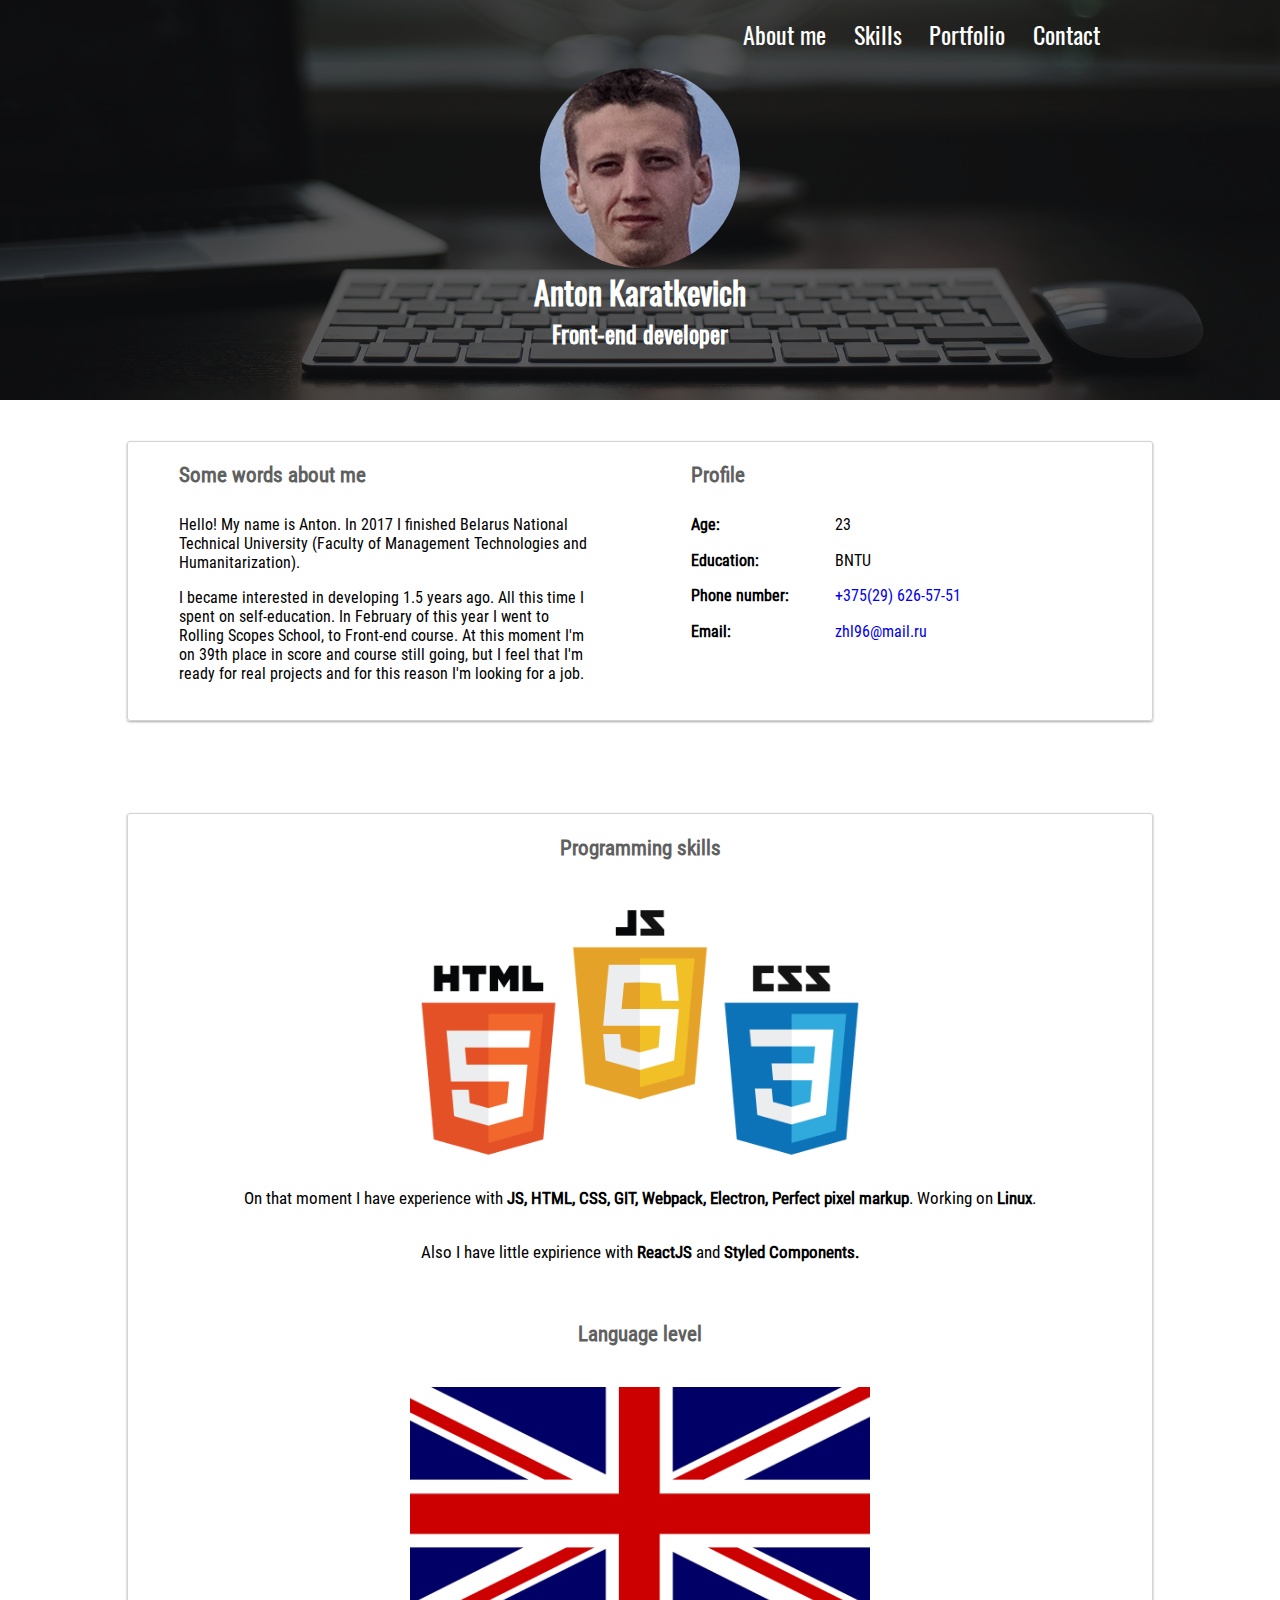
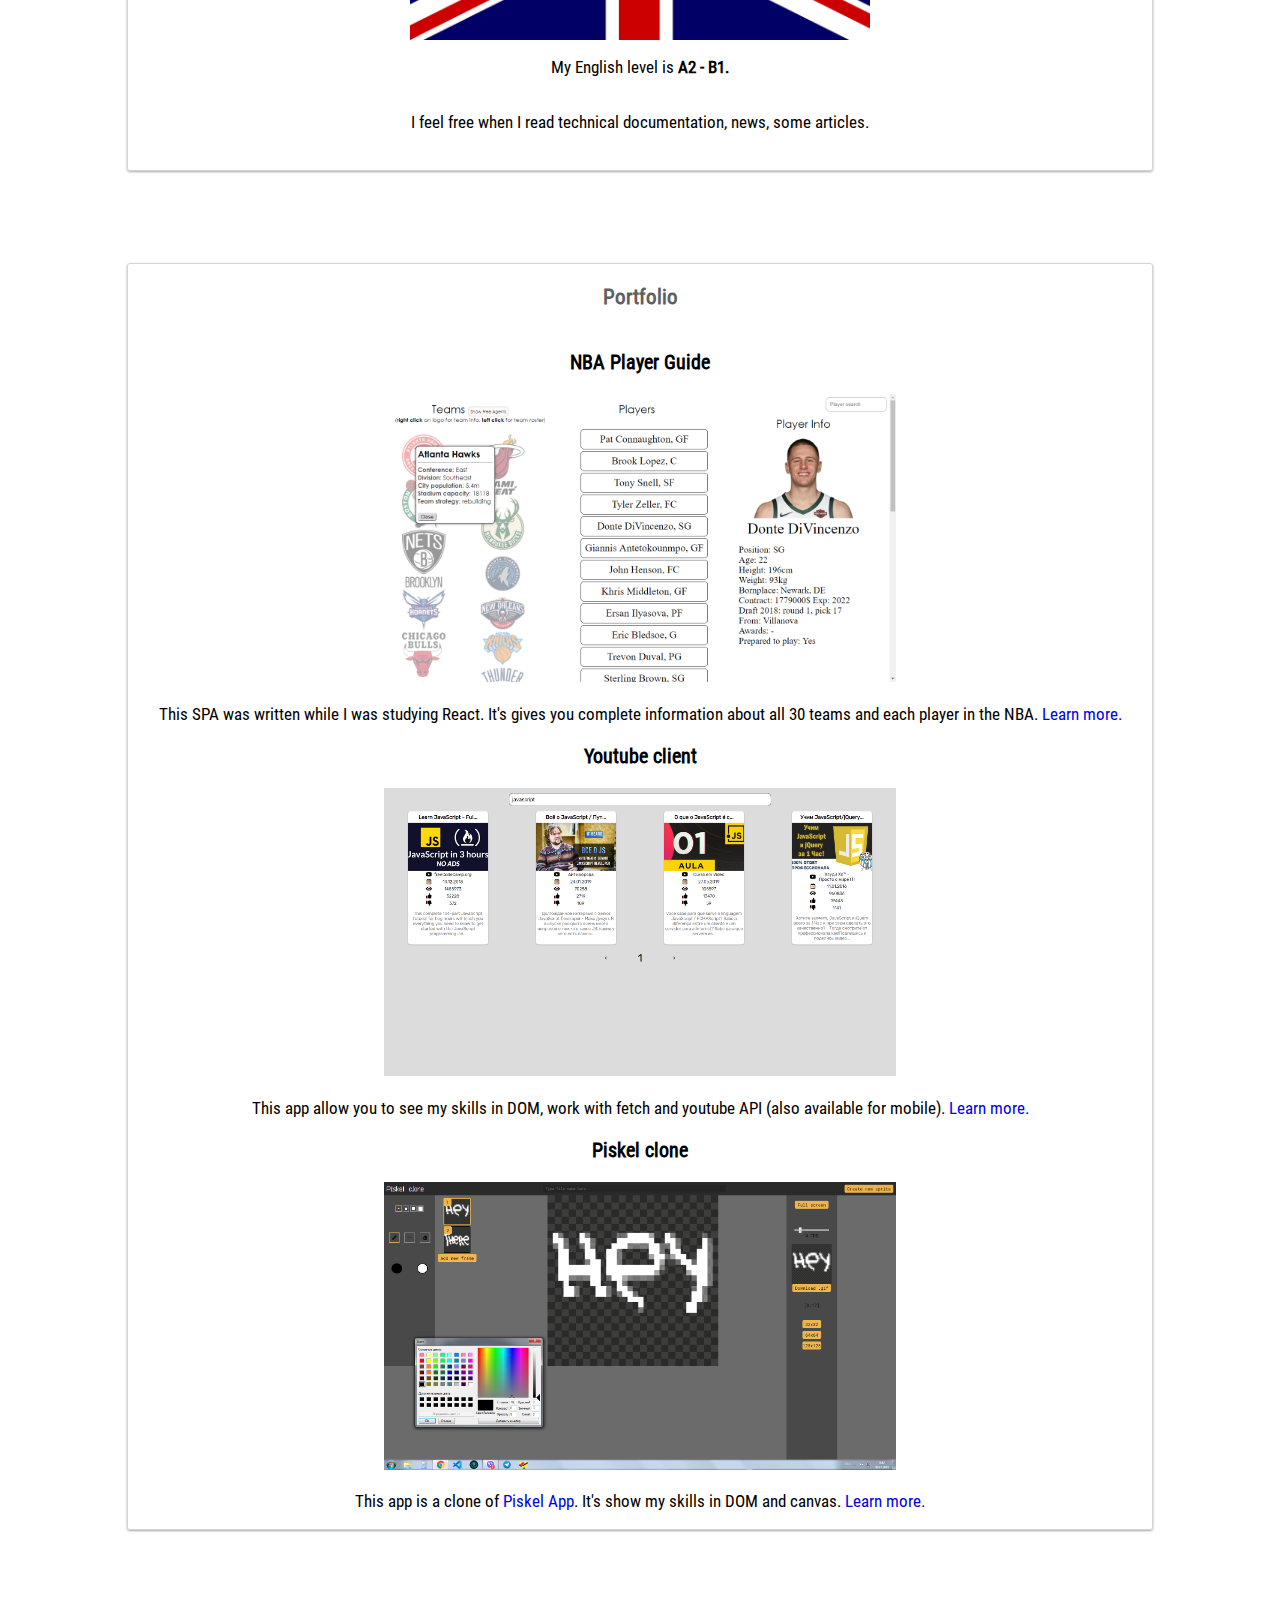
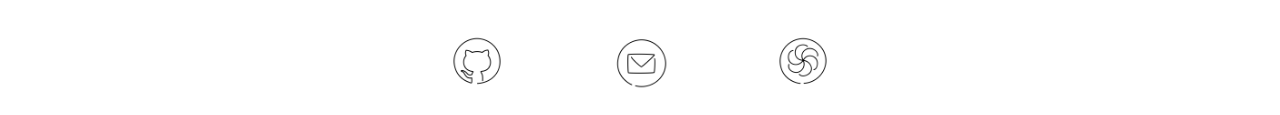
<file: index.html>
<!DOCTYPE html>
<html lang="en">
    <head>
        <meta charset="UTF-8">
        <title>Anton Karatkevich CV</title>
        <link rel="stylesheet" type="text/css" href="style.css">
    </head>
    <body>
        <div class="pageWrapper">
            <header class="header">
                <div class="headerContainer">
                    <div class="darkMask"></div>
                    <div class="headerContentContainer">
                        <nav class="navButtonContainer">
                            <ul>
                                <a href="#about">
                                    <li>About me</li>
                                </a>
                                <a href="#skills">
                                    <li>Skills</li>
                                </a>
                                <a href="#portfolio">
                                    <li>Portfolio</li>
                                </a>
                                <a href="">
                                    <li>Contact</li>
                                </a>
                            </ul>
                        </nav>
                        <div class="headerCentralElement">
                            <div class="headerPhoto"></div>
                            <div class="headerLegend">
                                <h1 class="name">Anton Karatkevich</h1>
                                <h2 clase="career">Front-end developer</h2>
                            </div>
                        </div>
                    </div>
                </div>
            </header>
            <main class="content">
                <div class="about container" id="about">
                    <div class="greeting">
                        <h4 class="title">Some words about me</h4>
                        <p>Hello! My name is Anton. In 2017 I finished Belarus National Technical University (Faculty of Management Technologies and Humanitarization).</p>
                        <p>I became interested in developing 1.5 years ago. All this time I spent on self-education. In February of this year I went to Rolling Scopes School, to Front-end course. At this moment I'm on 39th place in score and course still going, but I feel that I'm ready for real projects and for this reason I'm looking for a job.</p>
                    </div>
                    <div class="profile">
                        <h4 class="title">Profile</h4>
                        <div>
                            <span><strong>Age:</strong>23</span>
                            <span><strong>Education:</strong>BNTU</span>
                            <span><strong>Phone number:</strong><a href="tel:+375(29) 626-57-51">+375(29) 626-57-51</a></span>
                            <span><strong>Email:</strong><a href="mailto:zhl96@mail.ru">zhl96@mail.ru</a></span>
                        </div>
                    </div>
                </div>
                <div class="skills container" id="skills">
                    <h4 class="title">Programming skills</h4>
                    <div>
                        <img src="./images/main-stack.png" alt="HTML5, CSS3, JS">
                        <p>On that moment I have experience with <b>JS, HTML, CSS, GIT, Webpack, Electron, Perfect pixel markup</b>. Working on <b>Linux</b>.</p>
                        <p>Also I have little expirience with <b>ReactJS</b> and <b>Styled Components.</b></p>
                    </div>
                    <h4 class="title">Language level</h4>
                    <div>
                        <img src="./images/english.png" alt="English">
                        <p>My English level is <b>A2 - B1.</b></p>
                        <p>I feel free when I read technical documentation, news, some articles.</p>
                    </div>
                </div>
                <div class="portfolio container" id="portfolio">
                    <h4 class="title">Portfolio</h4>
                    <div>
                        <div class="nbaGuide case">
                            <h3>NBA Player Guide</h3>
                            <a href="https://janglewood.github.io/nba-player-guide/" target="_blank">
                                <div class="imageWrapper">
                                    <img src="./images/nba-portfolio.png" alt="NBA">
                                </div>
                            </a>
                            <p>This SPA was written while I was studying React. It's gives you complete information about all 30 teams and each player in the NBA. <a href="https://janglewood.github.io/nba-player-guide/" target="_blank">Learn more.</a></p>
                        </div>
                        <div class="youtube case">
                            <h3>Youtube client</h3>
                            <a href="http://janglewood-youtube-client.surge.sh/" target="_blank">
                                <div class="imageWrapper">
                                    <img src="./images/youtube.png" alt="Pallete">
                                </div>
                            </a>
                            <p>This app allow you to see my skills in DOM, work with fetch and youtube API (also available for mobile). <a href="http://janglewood-youtube-client.surge.sh/" target="_blank">Learn more.</a></p>
                        </div>
                        <div class="piskel case">
                            <h3>Piskel clone</h3>
                            <a href="http://janglewood-piskel-clone.surge.sh/" target="_blank">
                                <div class="imageWrapper">
                                    <img src="./images/piskel-clone.png" alt="Piskel clone">
                                </div>
                            </a>
                            <p>This app is a clone of <a href="https://www.piskelapp.com/">Piskel App</a>. It's show my skills in DOM and canvas. <a href="http://janglewood-piskel-clone.surge.sh/" target="_blank">Learn more.</a></p>
                        </div>
                    </div>
                </div>
            </main>
            <footer class="footer">
                <div class="socials">
                    <a href="https://github.com/janglewood">
                        <img src="./images/github.png" alt="GitHub">
                    </a>
                    <a href="mailto:zhl96@mail.ru">
                        <img src="./images/mail.png" alt="Mail">
                    </a>
                    <a href="https://www.codewars.com/users/janglewood">
                        <img src="./images/codewars.png" alt="Codewars">
                    </a>
                </div>
            </footer>
        </div>
    </body>
</html>
</file>
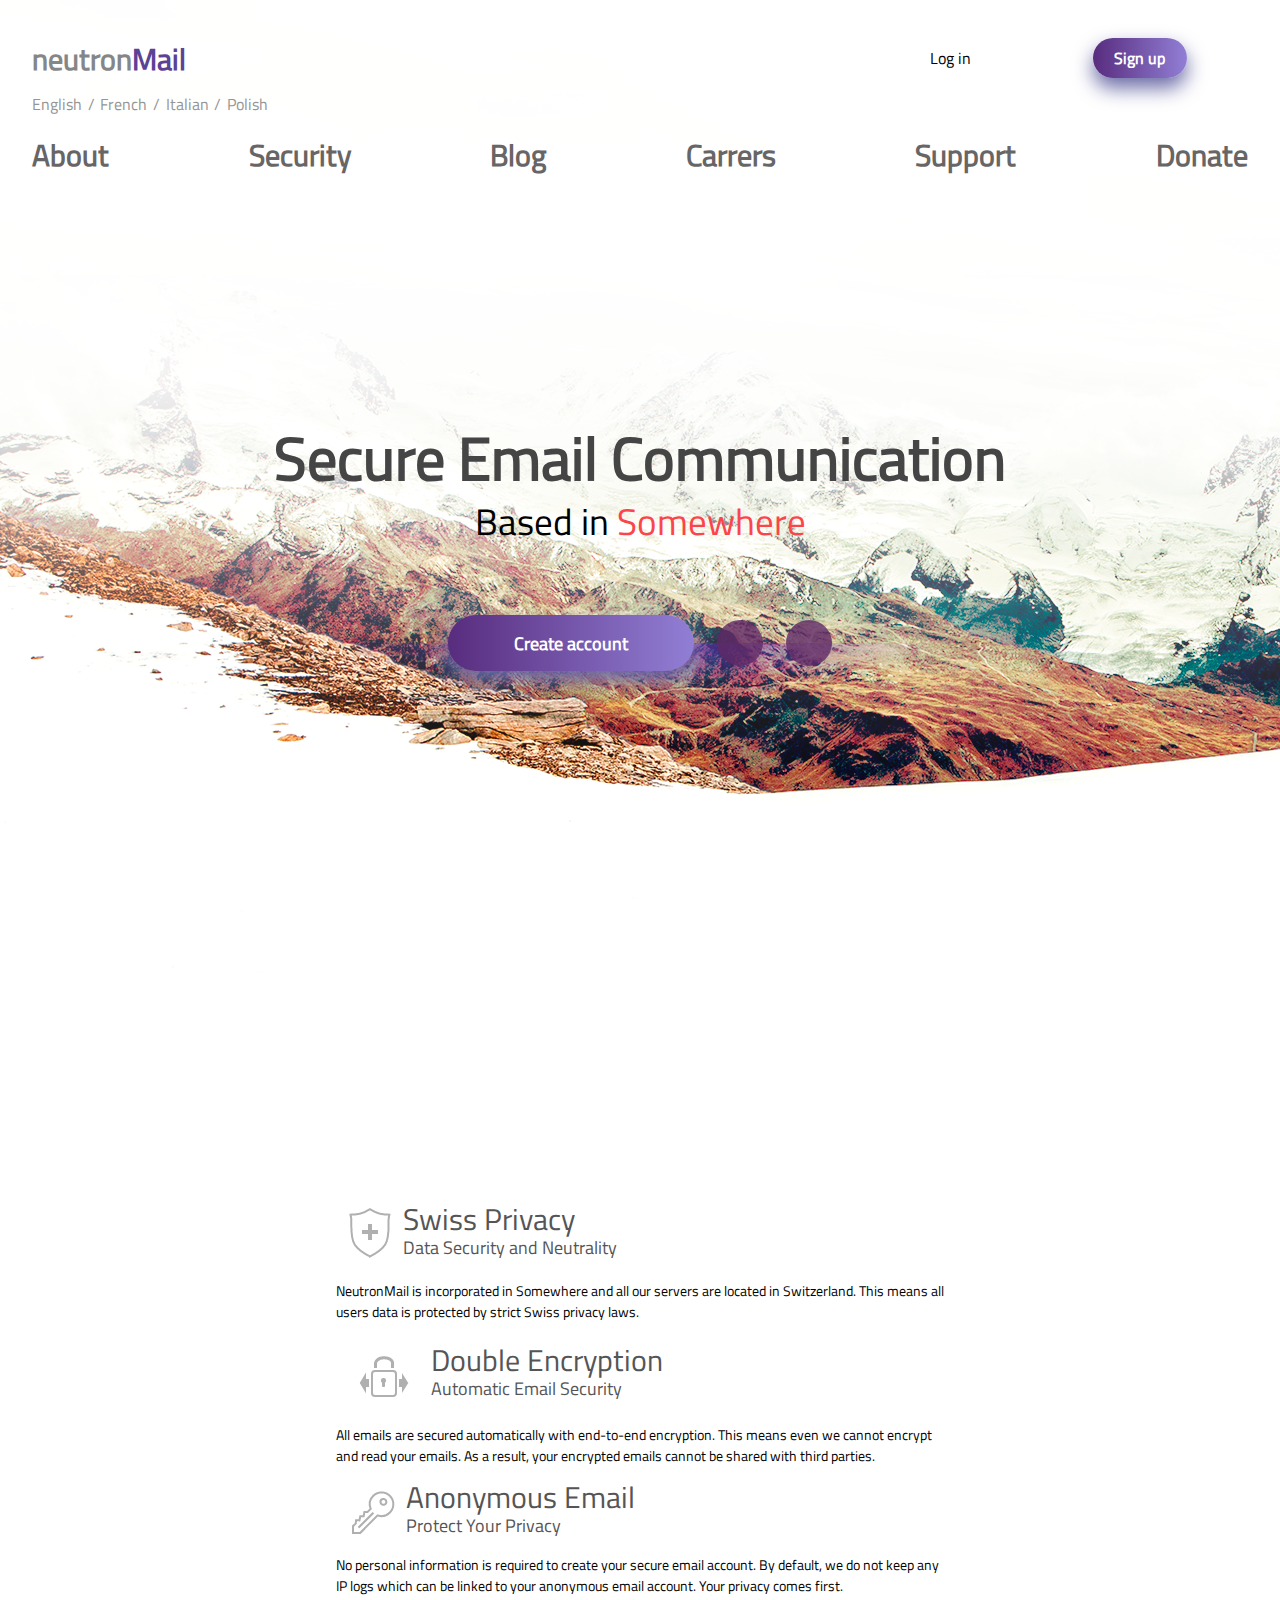
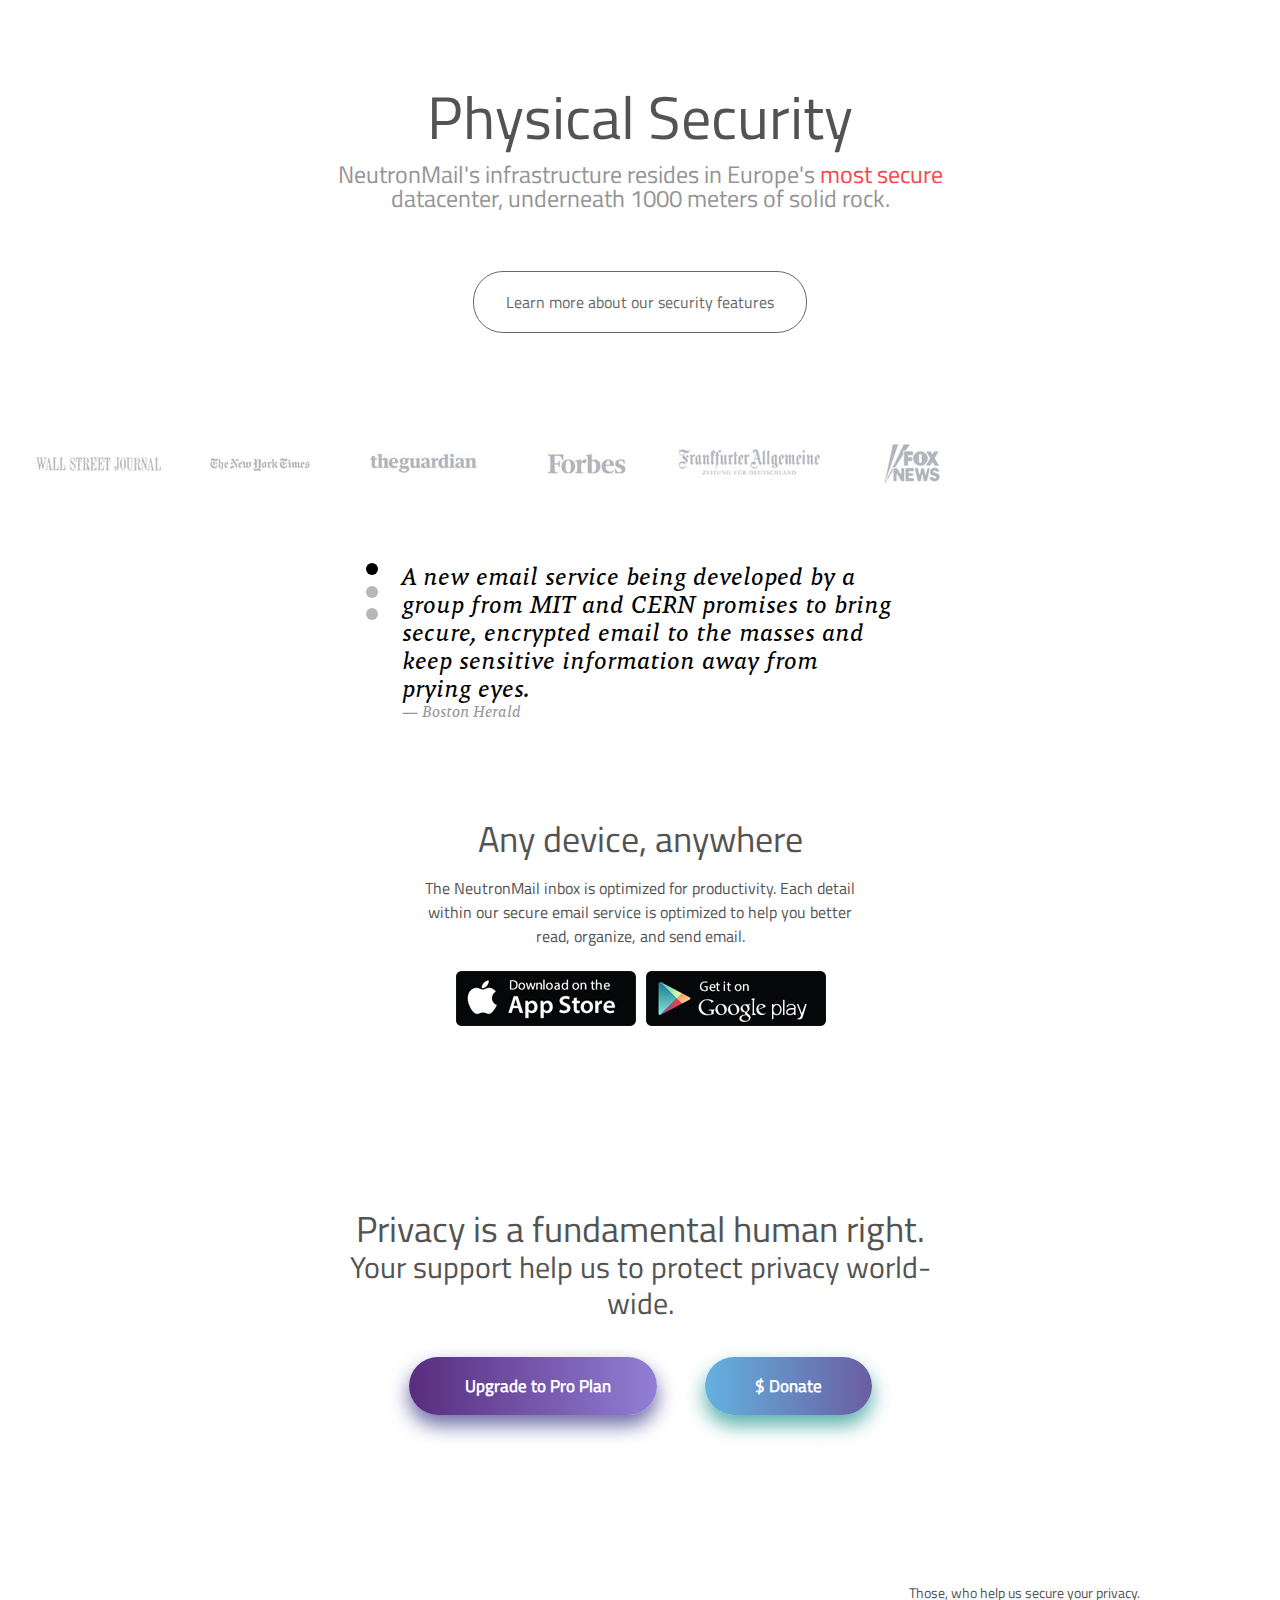
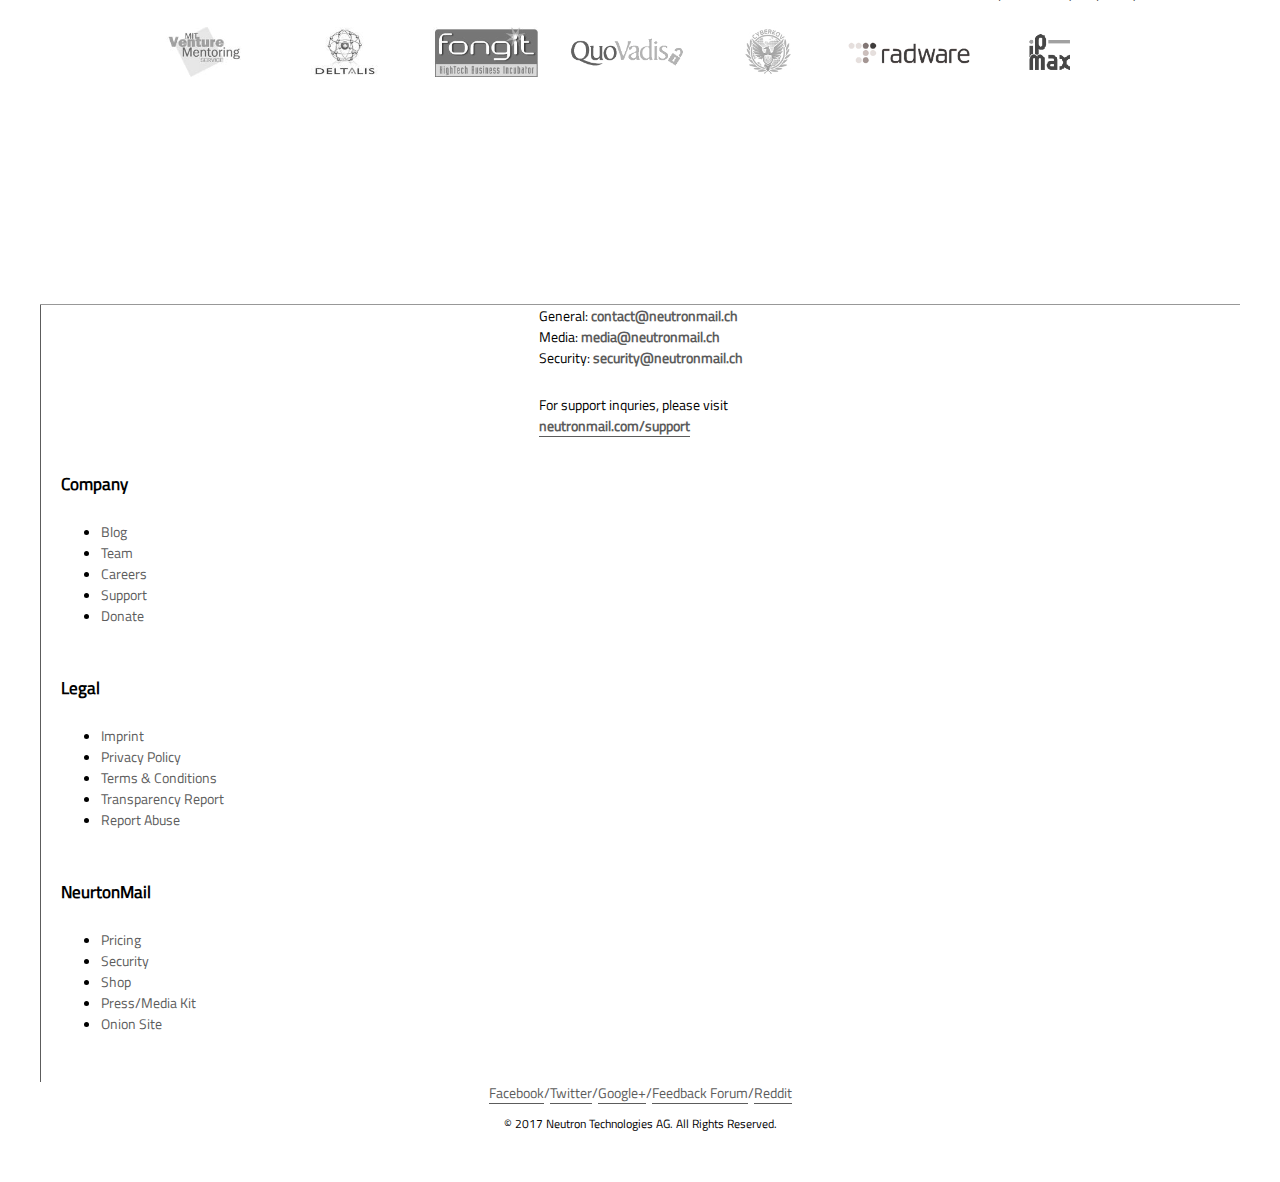
<file: NeutronMail/src/index.html>
<!DOCTYPE html>
<html>
    <head>
        <title>Neutron Mail</title>
        <meta charset="utf-8">
        <link type="text/css" rel="stylesheet" href="./style.css">
        <link rel="stylesheet" href="https://use.fontawesome.com/releases/v5.8.1/css/all.css" integrity="sha384-50oBUHEmvpQ+1lW4y57PTFmhCaXp0ML5d60M1M7uH2+nqUivzIebhndOJK28anvf" crossorigin="anonymous">
    </head>
    <body>
        <div class="pageWrapper">
            <header>
                <div class="headerContainer">
                    <span class="logoContainer">
                        <h1 class="logo">neutron<span class="violet">Mail</span></h1>
                        <span class="languages">
                            <a href="#">English</a>
                            <a>/</a>
                            <a href="#">French</a>
                            <a>/</a>
                            <a href="#">Italian</a>
                            <a>/</a>
                            <a href="#">Polish</a>
                        </span>
                    </span>
                    <span class="menuContainer">
                        <nav>
                            <ul>
                                <li>
                                    <a href="#about">About</a>
                                </li>
                                <li>
                                    <a href="#about">Security</a>
                                </li>
                                <li>
                                    <a href="#blog">Blog</a>
                                </li>
                                <li>
                                    <a href="#carrers">Carrers</a>
                                </li>
                                <li>
                                    <a href="#support">Support</a>
                                </li>
                                <li>
                                    <a href="#donate">Donate</a>
                                </li>
                            </ul>
                        </nav>
                        <span class="logContainer">
                            <ul>
                                <li>
                                    <i class="fas fa-sign-in-alt"></i>
                                    <span>Log in</span>
                                </li>
                                <li>
                                    <div class="button">Sign up</div>
                                </li>
                            </ul>
                        </span>
                    </span>
                    <span class="logContainer">
                        <ul>
                            <li>
                                <i class="fas fa-sign-in-alt"></i>
                                <span>Log in</span>
                            </li>
                            <li>
                                <div class="button">Sign up</div>
                            </li>
                        </ul>
                    </span>
                </div>
                <div class="mobileMenu">
                    <nav>
                        <ul>
                            <li>
                                <a href="#about">About</a>
                            </li>
                            <li>
                                <a href="#about">Security</a>
                            </li>
                            <li>
                                <a href="#blog">Blog</a>
                            </li>
                            <li>
                                <a href="#carrers">Carrers</a>
                            </li>
                            <li>
                                <a href="#support">Support</a>
                            </li>
                            <li>
                                <a href="#donate">Donate</a>
                            </li>
                        </ul>
                    </nav>
                </div>
            </header>
            <main>
                <section class="centralElementContainer">
                    <h2>Secure Email Communication</h2>
                    <h4>Based in <span class="red">Somewhere</span></h4>
                    <div class="startButtonsContainer">
                        <div>
                            <div class="button">Create account</div>
                            <a href="#" class="roundButton">
                                <i class="fab fa-apple"></i>
                            </a>
                            <a href="#" class="roundButton">
                                <i class="fab fa-google-play"></i>
                            </a>
                        </div>
                    </div>
                    <span class="socialButtonsContainer">
                            <a href="#"><i class="fab fa-google-plus-square"></i></a>
                            <a href="#"><i class="fab fa-facebook-square"></i></a>
                            <a href="#"><i class="fab fa-twitter-square"></i></a>
                    </span>
                </section>
                <section class="productBenefitsContainer" id="about">
                    <div>
                        <div>
                            <div class="title">
                                <img src="./accets/shield.png">
                                <div>
                                    <div>Swiss Privacy</div>
                                    <div>Data Security and Neutrality</div>
                                </div>
                            </div>
                            <p>
                                NeutronMail is incorporated in Somewhere and all our servers are located in Switzerland. This means all users data is protected by strict Swiss privacy laws.
                            </p>
                        </div>
                        <span class="verticalLine"></span>
                        <div>
                            <div class="title">
                                <img src="./accets/lock.png">
                                <div>
                                    <div>Double Encryption</div>
                                    <div>Automatic Email Security</div>
                                </div>
                            </div>
                            <p>
                                All emails are secured automatically with end-to-end encryption. This means even we cannot encrypt and read your emails. As a result, your encrypted emails cannot be shared with third parties.
                            </p>
                        </div>
                        <span class="verticalLine"></span>
                        <div>
                            <div class="title">
                                <img src="./accets/key.png">
                                <div>
                                    <div>Anonymous Email</div>
                                    <div>Protect Your Privacy</div>
                                </div>
                            </div>
                            <p>
                                No personal information is required to create your secure email account. By default, we do not keep any IP logs which can be linked to your anonymous email account. Your privacy comes first.
                            </p>
                        </div>
                        <span class="horizontalLine"></span>
                    </div>
                    <div>
                        <span>Physical Security</span>
                        <span>NeutronMail's infrastructure resides in Europe's <span class="red">most secure</span> datacenter, underneath 1000 meters of solid rock.</span>
                    </div>
                    <div>
                        <span class="horizontalLine"></span>
                        <div class="button">Learn more about our security features</div>
                    </div>
                </section>
                <section class="reviewsContainer" id="blog">
                    <div class="companies">
                        <img src="./accets/wallstreet.png" alt="Wall Street Journal">
                        <img src="./accets/nytimes.png" alt="New York Times">
                        <img src="./accets/theguardian.png" alt="The guardian">
                        <img src="./accets/forbes.png" alt="Forbes">
                        <img src="./accets/franffurter.png" alt="Franffurter">
                        <img src="./accets/foxnews.png" alt="FOX news">
                    </div>
                    <div class="sliderContainer">
                        <span>
                            <span class="breadCrumds"></span>
                            <span class="breadCrumds"></span>
                            <span class="breadCrumds"></span>
                        </span>
                        <span class="slider">
                            <span class="slides first">
                                A new email service being developed by a group from MIT and CERN promises to bring secure, encrypted email to the masses and keep sensitive information away from prying eyes.
                                <span>— Boston Herald</span>
                            </span>
                        </span>
                    </div>
                </section>
                <section class="downloadContainer">
                    <div>
                        <span>Any device, anywhere</span>
                        <span>The NeutronMail inbox is optimized for productivity. Each detail within our secure email service is optimized to help you better read, organize, and send email.</span>
                        <span>
                            <img src="./accets/appStore.png" alt="AppStore">
                            <img src="./accets/googlePlay.png" alt="GooglePlay">
                        </span>
                    </div>
                    <img src="accets/divices.png">
                    <span class="horizontalLine"></span>
                </section>
                <section class="donateContainer" id="donate">
                    <div>
                        <span>Privacy is a fundamental human right.</span><br>
                        <span>Your support help us to protect privacy world-wide.</span>
                    </div>
                    <div>
                        <span class="button"><i class="fas fa-cloud-upload-alt"></i>Upgrade to Pro Plan</span>
                        <span class="button">$ Donate</span>
                    </div>
                </section>
                <section class="sponsorsContainer" id="carrers">
                    <span class="horizontalLine"></span>
                    <div>Those, who help us secure your privacy.</div>
                    <div>
                        <img src="./accets/venture.png" alt="The Venture Mentoring">
                        <img src="./accets/deltalis.png" alt="DELTALIS">
                        <img src="./accets/fongit.png" alt="Fongit">
                        <img src="./accets/quovadis.png" alt="QuoVadis">
                        <img src="./accets/cyberkov.png" alt="Cyberkov">
                        <img src="./accets/radware.png" alt="RADWARE">
                        <img src="./accets/ipmax.png" alt="IP Max">
                    </div>
                </section>
            </main>
            <footer id="support">
                <div>
                    <span>
                        <span>General: <a href="mailto:contact@neutronmail.ch">contact@neutronmail.ch</a></span>
                        <span>Media: <a href="mailto:media@neutronmail.ch">media@neutronmail.ch</a></span>
                        <span>Security: <a href="mailto:security@neutronmail.ch">security@neutronmail.ch</a></span>
                        <span>For support inquries, please visit<br><a href="neutronmail.com/support">neutronmail.com/support</a></span>
                    </span>
                    <span>
                        <span class="title">Company</span>
                        <ul>
                            <li><a href="#">Blog</a></li>
                            <li><a href="#">Team</a></li>
                            <li><a href="#">Careers</a></li>
                            <li><a href="#">Support</a></li>
                            <li><a href="#">Donate</a></li>
                        </ul>
                    </span>
                    <span>
                        <span class="title">Legal</span>
                        <ul>
                            <li><a href="#">Imprint</a></li>
                            <li><a href="#">Privacy Policy</a></li>
                            <li><a href="#">Terms & Conditions</a></li>
                            <li><a href="#">Transparency Report</a></li>
                            <li><a href="#">Report Abuse</a></li>
                        </ul>
                    </span>
                    <span>
                        <span class="title">NeurtonMail</span>
                        <ul>
                            <li><a href="#">Pricing</a></li>
                            <li><a href="#">Security</a></li>
                            <li><a href="#">Shop</a></li>
                            <li><a href="#">Press/Media Kit</a></li>
                            <li><a href="#">Onion Site</a></li>
                        </ul>
                    </span>
                </div>
                <div>
                    <span>
                        <a href="#">Facebook</a>
                        <a>/</a>
                        <a href="#">Twitter</a>
                        <a>/</a>
                        <a href="#">Google+</a>
                        <a>/</a>
                        <a href="#">Feedback Forum</a>
                        <a>/</a>
                        <a href="#">Reddit</a>
                    </span>
                    <span>© 2017 Neutron Technologies AG. All Rights Reserved.</span>
                    <span class="verticalLine"></span>
                    <span class="verticalLine"></span>
                </div>
            </footer>
        </div>
    </body>
</html>
</file>
<file: style.css>
@font-face {
  font-family: "Oswald";

  src: url("./fonts/Oswald-Regular.ttf");
}
@font-face {
  font-family: "Roboto";

  src: url("./fonts/Roboto-Regular.ttf");
}
html {
  scroll-behavior: smooth;
}
body {
  margin: 0;
}
a {
  text-decoration: none;
}
.pageWrapper {
  display: flex;
  flex-direction: column;
  height: 100%;
}
.header {
  height: 400px;
}
.headerContainer {
  z-index: -1;

  width: 100%;
  height: 100%;

  background-image: url("./images/header-bg-img.jpg");
  background-position: center 94%;
  background-size: cover;
}
.darkMask {
  width: 100%;
  height: 100%;

  background-color: #000000;
  opacity: 0.55;
}
.navButtonContainer {
  display: flex;
  flex-direction: row;
  flex-wrap: wrap;
  justify-content: flex-end;
  width: 100%;
}
.navButtonContainer ul {
  display: flex;
  justify-content: space-around;
  width: 30%;
  margin-right: 13%;

  list-style: none;
}
.navButtonContainer ul > a {
  font-size: 18pt;
  font-family: Oswald;
  color: #ffffff;
}
.headerContentContainer {
  position: absolute;
  top: 0;

  display: flex;
  flex-direction: column;
  width: 100%;
}
.headerCentralElement {
  display: flex;
  flex-direction: column;
  justify-content: center;
  align-items: center;
}
.headerPhoto {
  width: 200px;
  height: 200px;

  background-image: url("./images/avatar.jpg");
  background-position: 48% 33%;
  border-radius: 100%;
}
.headerLegend {
  justify-content: center;
  align-items: center;

  font-family: Oswald;
  text-align: center;
  color: #ffffff;
}
.headerLegend > h1,
.headerLegend > h2 {
  margin: 0;

  font-weight: 800;
}
.content {
  display: flex;
  flex-direction: column;
  justify-content: center;
  align-items: center;
  width: 100%;
  max-width: 1024px;
  height: 100%;
  margin: 0 auto;
}
.container {
  display: flex;
  flex-direction: row;
  width: 100%;
  margin: 4% 0 5%;

  border: 1px solid #d4d4d6;
  border-radius: 3px;
  box-shadow: 0 1px 3px rgba(0,0,0,0.12), 0 1px 2px rgba(0,0,0,0.24);

  transition: all 0.3s cubic-bezier(0.25,0.8,0.25,1);
}
.container:hover {
  box-shadow: 0 14px 28px rgba(0,0,0,0.25), 0 10px 10px rgba(0,0,0,0.22);
}
.greeting,
.profile {
  display: flex;
  flex-direction: column;
  width: 50%;
  padding: 2% 5%;

  font-family: Roboto;
}
.profile .title + div {
  display: flex;
  flex-direction: column;
}
.about .title {
  margin-top: 0;
  margin-bottom: 28px;

  font-weight: 600;
  font-size: 16pt;
  text-align: start;
  color: #5f6060;
}
.profile span {
  display: flex;
  flex-direction: row;
  margin-bottom: 4%;
}
.profile strong {
  width: 35%;
}
.greeting p {
  margin-top: 0;
}
.skills .title {
  margin: 0;
  padding: 2% 5%;

  font-weight: 600;
  font-size: 16pt;
  font-family: Roboto;
  text-align: center;
  color: #5f6060;
}
.skills {
  flex-direction: column;

  font-size: 13pt;
  font-family: Roboto;
  text-align: center;
}
.skills div {
  display: flex;
  flex-direction: column;
  justify-content: center;
  align-items: center;
  padding: 2% 5%;
}
.skills div > img {
  width: 50%;
  height: auto;
}
.portfolio {
  flex-direction: column;

  font-size: 13pt;
  font-family: Roboto;
  text-align: center;
}
.portfolio .title {
  margin: 0;
  padding: 2% 5%;

  font-weight: 600;
  font-size: 16pt;
  font-family: Roboto;
  text-align: center;
  color: #5f6060;
}
.imageWrapper > img {
  z-index: 2;

  width: 100%;
  height: auto;

  transition: all 0.5s ease-in-out;
}
.imageWrapper > img:hover {
  transform: scale(1.1);
}
.portfolio div > a > h3 {
  color: #000000;
}
.imageWrapper {
  width: 50%;
  margin: 0 auto;
  overflow: hidden;
}
.footer {
  display: flex;
  flex-direction: row;
  justify-content: center;
  align-items: center;
  width: 100%;
  margin-top: 4%;
}
.socials {
  display: flex;
  flex-direction: row;
  justify-content: space-between;
  align-items: flex-start;
  width: 30%;
  margin-bottom: 2%;
}
.socials > a {
  display: contents;
}
.socials img {
  width: 15%;
  height: auto;

  transition: 0.6s ease-out;
}
.socials > a > img:hover {
  transform: rotateZ(720deg);
}
.menu-toogle {
  display: none;
}
@media screen and (max-width: 1024px) {
  .navButtonContainer>ul>a {
    font-size: 1.2rem;
  }
}
</file>
<file: NeutronMail/src/style.css>
@font-face {
    font-family: Malaga;
    src: url('./accets/fonts/Malaga\ OT\ Reg\ Italic.otf');
}
@font-face {
    font-family: Titillium Web;
    src: url('./accets/fonts/TitilliumWeb-Regular.ttf');
}
html {
    scroll-behavior: smooth;
  }
body {
    width: 100%;
    margin: 0 auto;
    max-width: 1800px;
    font-family: Titillium Web;
    background: url('./accets/background.png');
    background-repeat: no-repeat;
    background-position: 0px 1674px;
}
a {
    text-decoration: none;
}
header {
    width: 100%;
}
.pageWrapper {
    max-width: 1800px;
    width: 100%;
    height: 100%;
    display: flex;
    flex-direction: column;
    justify-content: flex-start;
    align-items: center;
    margin: 0 auto;
    background-image: url(./accets/mountains.png);
    background-repeat: no-repeat;
}
.headerContainer {
    display: flex;
    flex-direction: row;
    width: 100%;
    justify-content: space-between;
    max-width: 1400px;
    margin: 0 auto;
}
.headerContainer>.logContainer {
    display: none;
    width: 35%;
}
.headerContainer>.logContainer>ul {
    display: flex;
    flex-direction: row;
    list-style: none;
    margin: 0 auto;
    justify-content: space-between;
    align-items: center;
    width: 100%;
}
.headerContainer>.logContainer>ul>li {
    margin: 0 auto;
}
.headerContainer>.logContainer .button {
    margin: 0 auto;
}
.logoContainer {
    display: flex;
    flex-direction: column;
    justify-content: space-between;
    margin-top: 72px;
    height: 80px;
}
.logo {
    font: bold 30px Titillium Web;
    color: #858688;
    margin: 0;
}
.violet {
    color: #5b4295;
}
.red {
    color: #fc444b;
}
.languages {
    display: flex;
    flex-direction: row;
    width: 236px;
    justify-content: space-between;
    list-style: none;
    font: 16px Titillium Web;
    color: #959595;
    padding: 0;
}
.languages>a {
    color: #959595;
}
.languages>a:nth-child(odd):hover {
    cursor: pointer;
    font-weight: bold;
}
.languages>a:nth-child(even) {
    -webkit-user-select: none;
    -moz-user-select: none;
    -ms-user-select: none;
}
.languages>a:focus {
    font-weight: bold;
    border-bottom: 1px solid #959595;
}
.mobileMenu {
    display: none;
    flex-direction: row;
    width: 100%;
}
.mobileMenu>nav {
    display: flex;
    flex-direction: row;
    width: 100%;
}
.mobileMenu>nav>ul {
    list-style: none;
    display: flex;
    flex-direction: row;
    width: 100%;
    justify-content: space-between;
    padding: 0;
}
.mobileMenu>nav>ul>li>a {
    font-size: 30px;
    font-weight: bold;
    color: #676565;
    text-decoration: none;
}
.mobileMenu>.logContainer>ul {
    display: flex;
    flex-direction: row;
    margin: 0 auto;
    list-style: none;
    font-size: 30px;
    font-weight: bold;
    color: #676565;
    text-decoration: none;
}
.menuContainer {
    display: flex;
    flex-direction: row;
    justify-content: space-between;
    width: 671px;
    padding: 0;
}
.menuContainer nav{
    display: flex;
    flex-direction: row;
    justify-content: space-between;
    max-width: 414px;
    width: 100%;
    margin-top: 68px;
}
.menuContainer ul {
    list-style: none;
    display: flex;
    flex-direction: row;
    width: 100%;
    justify-content: space-between;
    padding: 0;
}
.menuContainer ul>li>a {
    font: 16px Titillium Web;
    color: #454545;
}
.menuContainer ul>li>a:hover {
    cursor: pointer;
}

.menuContainer .logContainer {
    display: flex;
    flex-direction: row;
    max-width: 184px;
    width: 100%;
    font-weight: bold;
}
.menuContainer>.logContainer>ul>li:nth-child(1) {
    margin-top: 68px;
    font: 16px Titillium Web;
    color: #454545;
    font-weight: bold;
}
.button {
    display: flex;
    justify-content: center;
    align-items: center;
    color: white;
    font: 14px Titillium Web;
    border-radius: 20px;
    background: linear-gradient(to right, #582c7e, #917fd5);
    width: 94px;
    height: 40px;
    margin-top: 62px;
    font-weight: bold;
    font-size: 16px;
    box-shadow: 0px 10px 20px 0px rgb(107, 107, 166);
    transition: box-shadow 0.05s ease-in-out;
    cursor: pointer;
}
.button:active {
    box-shadow: 0px 0px 0px 0px rgb(107, 107, 166),
                inset 0px 3px 5px 2px #3a1958;
    color: rgb(248, 248, 248);
}
.logContainer i {
    color: #582c7e;
    margin-right: 6px;
    cursor: pointer;
}
main {
    width: 100%;
}
.centralElementContainer {
    display: flex;
    flex-direction: column;
    position: relative;
    font: 60px Titillium Web;
    justify-content: space-between;
    align-items: center;
    margin-top: 146px;
    margin-bottom: 334px;
}
.centralElementContainer h2 {
    font: 60px Titillium Web;
    color: #454545;
    font-weight: bold;
    margin: 0;
}
.centralElementContainer h4 {
    font: 37px Titillium Web;
    margin: 0;
    line-height: 1;
}
.startButtonsContainer {
    display: flex;
    flex-direction: row;
    justify-content: center;
    align-items: center;
    width: 602px;
    padding: 15px;
    position: relative;
    border-radius: 0 0 50% 25px;
    box-sizing: border-box;
    margin-top: 60px;
}
.startButtonsContainer .button {
    margin: 0;
    z-index: 2;
}
.startButtonsContainer .button:nth-child(1) {
    font-size: 18px;
    color: #ffffff;
    font-weight: bold;
    width: 246px;
    height: 56px;
    border-radius: 50px;
}
.startButtonsContainer i {
    font-size: 22px;
    color: #ffffff;
}
.startButtonsContainer>div {
    width: 384px;
    display: flex;
    justify-content: space-between;
    align-items: center;
}
.startButtonsContainer::before {
    content: "";
    position: absolute;
    top: 50%;
    left: 0;
    right: 0;
    bottom: 0;
    border-radius: 0 0 25px 25px;
    z-index: 1;
    background: radial-gradient(ellipse at top, #2a2fd399 0%, #6025c980 10%, #ff000000 70% , #ff000000 100%);
}
.roundButton {
    width: 46px;
    height: 46px;
    border-radius: 50px;
    background: #5f2966;
    opacity: 0.8;
    z-index: 2;
    display: flex;
    justify-content: center;
    align-items: center;
}
.socialButtonsContainer {
    display: flex;
    flex-direction: column;
    justify-content: space-between;
    position: absolute;
    right: 34px;
    top: 7%;
    height: 108px;
}
.socialButtonsContainer>a {
    cursor: pointer;
    font-size: 22px;
    color: #454545d1;
}
.productBenefitsContainer {
    display: flex;
    flex-direction: column;
    max-width: 1400px;
    width: 100%;
    margin: 0 auto;
    margin-left: 14%;
    position: relative;
}
.productBenefitsContainer>div:nth-child(1) {
    display: flex;
    flex-direction: row;
    justify-content: space-between;

}
.productBenefitsContainer>div>div {
    display: flex;
    flex-direction: column;
    width: 30%;
}
.productBenefitsContainer>div div>.title {
    display: flex;
    flex-direction: row;
    align-items: center;
    font-size: 30px;
    color: #555555;
}
.productBenefitsContainer>div div>.title>div>div:nth-child(2) {
    font-size: 18px;
}
.productBenefitsContainer p {
    font-size: 14px;
}
.productBenefitsContainer>div:nth-child(2) {
    display: flex;
    flex-direction: column;
    justify-content: center;
    align-items: center;
    font-size: 60px;
    color: #535353;
    margin-top: 117px;
    text-align: end;
    align-items: flex-end;
    max-width: 626px;
    margin-left: 226px;
}
.productBenefitsContainer>div:nth-child(2)>span:nth-child(2) {
    line-height: 1;
}
.productBenefitsContainer>div:nth-child(2)>span:nth-child(2) {
    font-size: 24px;
    color: #959393;
}
.verticalLine {
    width: 1px;
    background-color: #b9b9b9;
    position: absolute;
}
.horizontalLine {
    height: 1px;
    width: 150px;
    background-color: #b9b9b9;
    position: absolute;
}
.productBenefitsContainer .title>div>div:nth-child(1) {
    line-height: 1;
}
.verticalLine:nth-of-type(1) {
    top: -125px;
    left: 462px;
    height: 214px;
}
.verticalLine:nth-of-type(2) {
    top: 7px;
    left: 944px;
    height: 438px;
}
.horizontalLine {
    top: 905px;
    left: 1610px;
    width: 190px;
}
.productBenefitsContainer>div:nth-child(1) .horizontalLine {
    top: 0;
    left: 1358px;
    width: 190px;
}
.productBenefitsContainer>div:nth-child(3) .horizontalLine {
    top: 475px;
    left: -254px;
    width: 976px;
}
.productBenefitsContainer .button {
    width: 332px;
    box-shadow: none;
    margin-top: 24px;
    margin-left: 721px;
    height: 60px;
    background: #ffffff;
    color: #676767;
    border: 1px solid #676767;
    border-radius: 30px;
    font-weight: normal;
}
.reviewsContainer {
    display: flex;
    flex-direction: column;
}
.companies {
    display: flex;
    flex-direction: row;
    margin-top: 38px;
    margin-left: 20px;
}
.sliderContainer {
    display: flex;
    flex-direction: row;
    font-family: Malaga;
    font-weight: normal;
    font-size: 25px;
    max-width: 525px;
    margin-left: 366px;
    margin-top: 66px;
}
.slides {
    display: flex;
    flex-direction: column;
}
.sliderContainer>span:nth-child(1) {
    display: flex;
    flex-direction: column;
    justify-content: space-between;
    height: 57px;
    margin-right: 24px;
}
.breadCrumds {
    width: 12px;
    height: 12px;
    border-radius: 30px;
    background-color: #b7b7b7;
}
.breadCrumds:nth-of-type(1) {
    background-color: #000000;
}
.slider>span:nth-child(1)>span {
    color: #989898;
    font-size: 16px;
}
.downloadContainer {
    display: flex;
    flex-direction: column;
    color: #535353;
}
.downloadContainer>div {
    display: flex;
    flex-direction: column;
    max-width: 445px;
    text-align: end;
    align-self: center;
    margin-top: 98px;
    margin-left: -40px;
    z-index: 2;
}
.downloadContainer>div span:nth-child(1) {
    font-size: 36px;
    margin-bottom: 10px;
}
.downloadContainer>div span:nth-child(3) {
    margin-top: 23px;
}
.downloadContainer>div span:nth-child(3)>img:nth-child(1) {
    margin-right: 6px;
}
.downloadContainer>div span:nth-child(3)>img:nth-child(2) {
    margin-right: -2px;
}
.downloadContainer>img {
    width: 578px;
    height: 670px;
    margin-left: 0px;
    position: absolute;
    top: 1560px;
    left: 951px;
    z-index: 1;
}
.downloadContainer>.horizontalLine {
    position: absolute;
    top: 2211px;
    left: 399px;
    width: 1401px;
}
.donateContainer {
    display: flex;
    flex-direction: column;
    font-size: 36px;
    color: #535353;
    justify-content: center;
    align-items: center;
    line-height: 1;
}
.donateContainer>:nth-child(1) {
    max-width: 647px;
    margin-top: 234px;
    text-align: center;
}
.donateContainer>div:nth-child(1)>:nth-child(3) {
    font-size: 30px;
}
.donateContainer>:nth-child(2) {
    display: flex;
    flex-direction: row;
    max-width: 463px;
    width: 100%;
    justify-content: space-between;
    margin-top: -24px;
}
.donateContainer>:nth-child(2)>.button:nth-of-type(1) {
    width: 248px;
    height: 58px;
    border-radius: 30px;
    font-size: 17px;
}
.donateContainer>:nth-child(2)>.button:nth-of-type(2) {
    width: 167px;
    height: 58px;
    border-radius: 30px;
    font-size: 17px;
    background: linear-gradient(to right, #64b2e0, #6b5da2);
    box-shadow: 0px 10px 20px 0px rgb(86, 175, 170);
}
.donateContainer>:nth-child(2)>.button:nth-of-type(1)>i {
    margin-right: 10px;
}
.sponsorsContainer {
    display: flex;
    flex-direction: column;
    align-items: flex-end;
    position: relative;
    max-width: 1000px;
    width: 100%;
    margin: 0 auto;
    font-size: 14px;
    color: #535353;
    margin-left: 377px;
    margin-top: 98px;
}
.sponsorsContainer>:nth-child(3) {
    margin-right: -68px;
}
.sponsorsContainer>.horizontalLine {
    top: -15px;
    left: -378px;
    width: 1400px;
}
footer {
    width: 100%;
    margin: 140px 400px 0 200px;
    max-width: 1200px;
    font-size: 14px;
}
footer>:nth-child(1) {
    display: flex;
    flex-direction: row;
    padding: 0 20px;
    border-left: 1px solid #5c5c5c;
}
footer>:nth-child(1)>:nth-child(1) {
    display: flex;
    flex-direction: column;
    margin-right: 420px;
    margin-top: 12px;
}
footer>:nth-child(1)>:nth-child(1) a {
    font-weight: bold;
    text-decoration: none;
    color: #5c5c5c;
}
footer>:nth-child(1)>:nth-child(1)>:nth-child(4) {
    margin-top: 26px;
}
footer>:nth-child(1)>:nth-child(1)>:nth-child(4)>a {
    border-bottom: 1px solid #5c5c5c;
}
footer>:nth-child(1) .title {
    font-weight: bold;
    font-size: 17px;
    text-align: end;
}
footer>:nth-child(1) ul {
    margin-top: 24px;
    padding-right: 6px;
}
footer>:nth-child(1)>:nth-child(2),
footer>:nth-child(1)>:nth-child(3),
footer>:nth-child(1)>:nth-child(4) {
    margin-top: 10px;
    direction: rtl;
}
footer>:nth-child(1)>:nth-child(2) {
    margin-right: 152px;
}
footer>:nth-child(1)>:nth-child(3) {
    margin-right: 112px;
}
footer>:nth-child(1) li {
    line-height: 1.5;
    white-space: nowrap;
}
footer>:nth-child(1) li>a {
    color:#5c5c5c;
}
footer>:nth-child(2)>:nth-child(3) {
    top: 2831px;
    height: 288px;
    left: 947px;
}
footer>:nth-child(2)>:nth-child(4) {
    top: 2540px;
    height: 438px;
    left: 1398px;
}
footer>:nth-child(2) {
    display: flex;
    flex-direction: column;
    margin-top: 68px;
}
footer>:nth-child(2)>:nth-child(1) {
    display: flex;
    flex-direction: row;
    justify-content: space-between;
    max-width: 364px;
}
footer>:nth-child(2)>:nth-child(1) a {
    color: #5c5c5c;
}
footer>:nth-child(2)>:nth-child(1) a:nth-last-of-type(odd) {
    border-bottom: 1px solid #5c5c5c;
}
footer>:nth-child(2)>:nth-child(1) a:nth-last-of-type(even) {
    -webkit-user-select: none;
    -moz-user-select: none;
    -ms-user-select: none;
}
footer>:nth-child(2)>:nth-child(2) {
    font-size: 12px;
    margin: 10px 0;
}
@media screen and (min-width: 1801px) {
    body {
        background: #ffffff;
    }
    .verticalLine {
        display: none;
    }
}
@media screen and (max-width: 1799px) {
    body {
        background: #ffffff;
    }
    header {
        width: 95%;
    }
    .verticalLine {
        display: none;
    }
    .productBenefitsContainer>:nth-child(1)>.horizontalLine {
        display: none;
    }
    .productBenefitsContainer>:nth-child(3)>.horizontalLine {
        display: none;
    }
    .productBenefitsContainer>div:nth-child(2) {
        margin: 5% auto 0 auto;
        text-align: center;
        align-items: center;
    }
    .productBenefitsContainer>:nth-child(3)>.button {
        margin: 5% auto;
    }
    .productBenefitsContainer {
        margin: 0 auto;
        width: 95%;
    }
    .downloadContainer>img {
        display: none;
    }
    .sponsorsContainer {
        margin: 0 auto;
        margin-top: 5%;
    }
    .sponsorsContainer>:nth-child(3) {
        margin: 0 auto;
    }
    .downloadContainer>.horizontalLine {
        width: 70%;
        margin: 0 auto;
        float: right;
    }
    .companies {
        flex-wrap: wrap;
    }
    .downloadContainer>div {
        text-align: center;
        margin: 7% auto;
    }
    .donateContainer>div:nth-child(1) {
        margin: 7% auto 0 auto;
    }
    footer {
        margin: 3% auto;
    }
}
@media screen and (max-width: 1365px) {
    header {
        margin-bottom: 17%;
    }
    .menuContainer {
        display: none;
    }
    .logoContainer {
        margin-top: 3%;
    }
    .headerContainer>.logContainer {
        display: flex;
        flex-direction: row;
    }
    .mobileMenu {
        display: flex;
    }
    .horizontalLine, .verticalLine {
        display: none;
    }
    .centralElementContainer>h2 {
        text-align: center;
    }
    .centralElementContainer {
        margin: 0px auto 40% auto;
    }
    .productBenefitsContainer>div:nth-child(1) {
        flex-direction: column;
        align-items: center;
    }
    .productBenefitsContainer>div:nth-child(1)>div {
        width: 50%;
    }
    .donateContainer, .sponsorsContainer {
        margin-bottom: 13%;
    }
    footer {
        border-top: 1px solid #989898;
    }
    footer>:nth-child(1) {
        flex-direction: column;
    }
    footer>:nth-child(1)>:nth-child(2),
    footer>:nth-child(1)>:nth-child(3),
    footer>:nth-child(1)>:nth-child(4) {
        margin: 0 0 3% 0;
        direction: ltr;
    }
    footer>:nth-child(1)>:nth-child(1) {
        margin: 0 auto 3% auto;
    }
    footer>:nth-child(2) {
        margin: 0 auto;
        justify-content: center;
        align-items: center;
    }
}
@media screen and (max-width: 768px) {
    .mobileMenu>nav>ul>li>a {
        font-size: 16px;
    }
    .languages>a {
        font-size: 14px;
    }
    .headerContainer>.logContainer {
        width: 50%;
    }
    .socialButtonsContainer {
        display: none;
    }
    .productBenefitsContainer>div:nth-child(1)>div {
        width: 80%;
    }
    .sliderContainer {
        margin: 10% 5%;
    }
    .productBenefitsContainer,
    .reviewsContainer,
    .downloadContainer,
    .donateContainer,
    .sponsorsContainer {
        border-top: 1px solid #afaaaa;
    }
}
</file>
